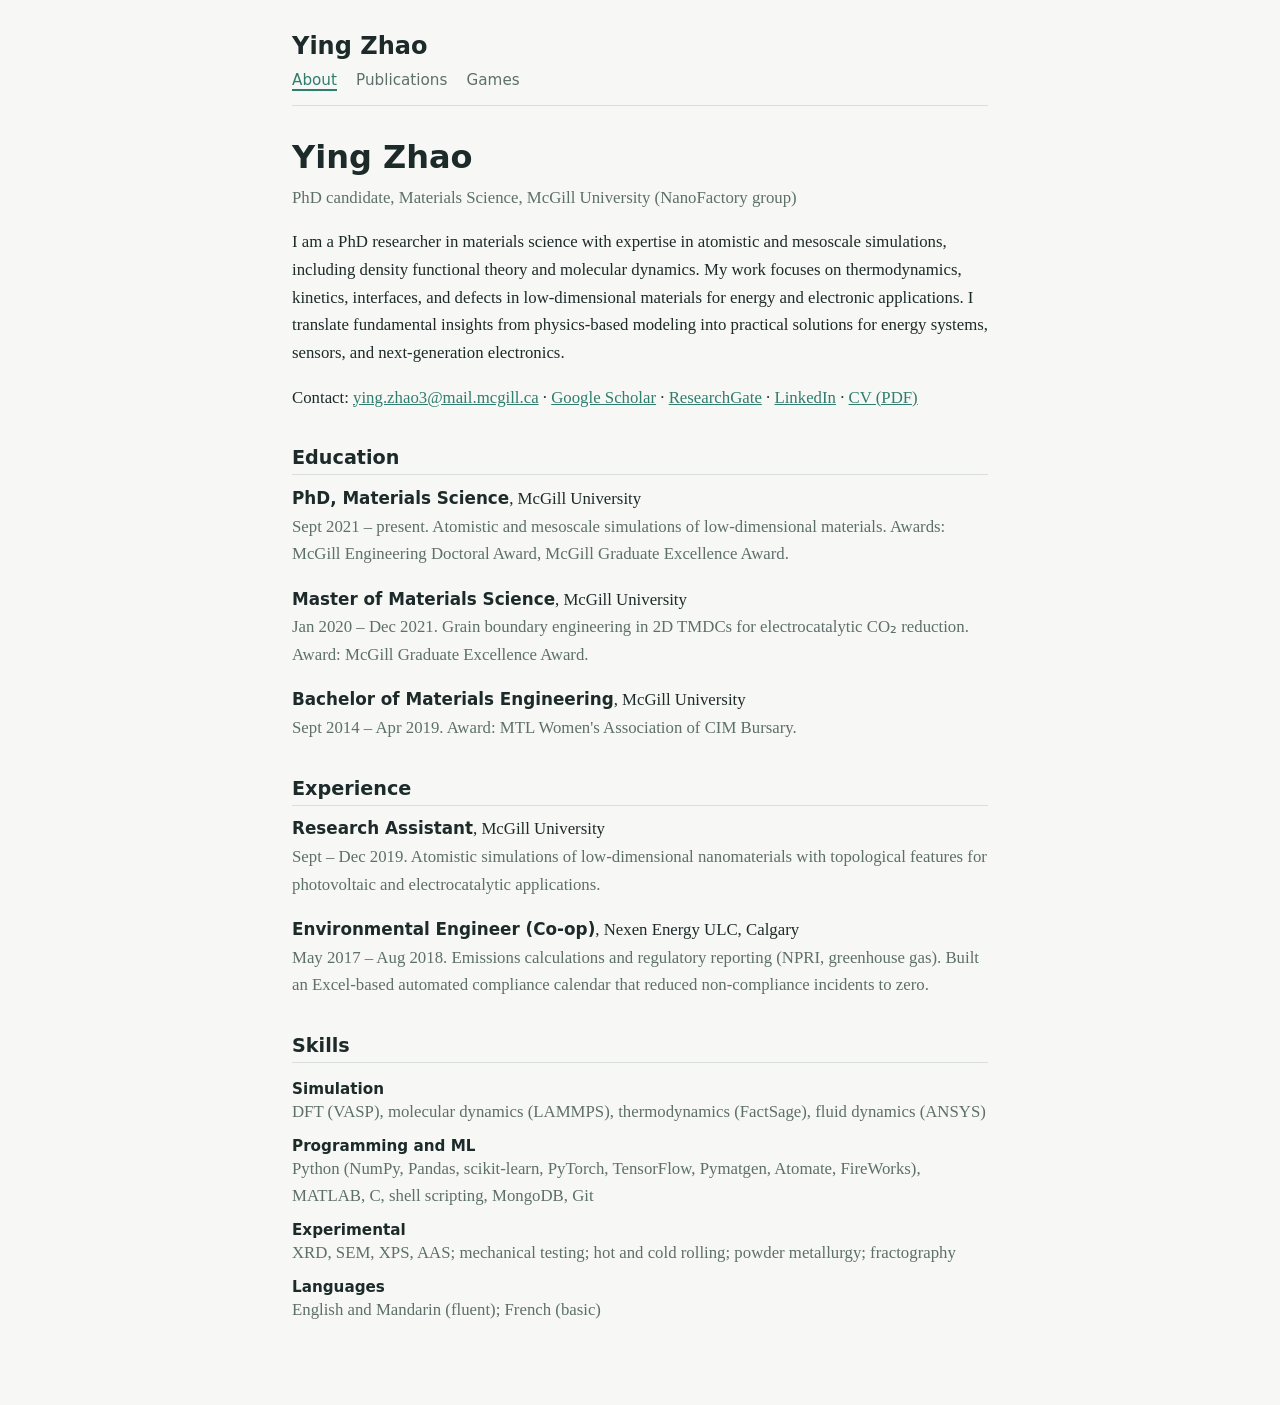
<file: index.html>
<!DOCTYPE html><html lang="en"><head><meta charset="UTF-8"><meta name="viewport" content="width=device-width,initial-scale=1">
<title>About | Ying Zhao</title><meta name="description" content="Ying Zhao, PhD researcher in materials science at McGill University."><link rel="stylesheet" href="style.css"></head>
<body><div class="wrap"><header><a class="name" href="index.html">Ying Zhao</a>
<nav><a href="index.html" aria-current=page>About</a><a href="publications.html">Publications</a><a href="games/index.html">Games</a></nav></header>
<main><h1>Ying Zhao</h1><p class="sub">PhD candidate, Materials Science, McGill University (NanoFactory group)</p>
<p>I am a PhD researcher in materials science with expertise in atomistic and mesoscale simulations, including density functional theory and molecular dynamics. My work focuses on thermodynamics, kinetics, interfaces, and defects in low-dimensional materials for energy and electronic applications. I translate fundamental insights from physics-based modeling into practical solutions for energy systems, sensors, and next-generation electronics.</p>
<p>Contact: <a href="mailto:ying.zhao3@mail.mcgill.ca">ying.zhao3@mail.mcgill.ca</a> · <a href="#">Google Scholar</a> · <a href="#">ResearchGate</a> · <a href="#">LinkedIn</a> · <a href="CV.pdf">CV (PDF)</a></p>
<h2>Education</h2>
<div class="item"><b>PhD, Materials Science</b>, McGill University<br><span class="sub">Sept 2021 – present. Atomistic and mesoscale simulations of low-dimensional materials. Awards: McGill Engineering Doctoral Award, McGill Graduate Excellence Award.</span></div>
<div class="item"><b>Master of Materials Science</b>, McGill University<br><span class="sub">Jan 2020 – Dec 2021. Grain boundary engineering in 2D TMDCs for electrocatalytic CO₂ reduction. Award: McGill Graduate Excellence Award.</span></div>
<div class="item"><b>Bachelor of Materials Engineering</b>, McGill University<br><span class="sub">Sept 2014 – Apr 2019. Award: MTL Women's Association of CIM Bursary.</span></div>
<h2>Experience</h2>
<div class="item"><b>Research Assistant</b>, McGill University<br><span class="sub">Sept – Dec 2019. Atomistic simulations of low-dimensional nanomaterials with topological features for photovoltaic and electrocatalytic applications.</span></div>
<div class="item"><b>Environmental Engineer (Co-op)</b>, Nexen Energy ULC, Calgary<br><span class="sub">May 2017 – Aug 2018. Emissions calculations and regulatory reporting (NPRI, greenhouse gas). Built an Excel-based automated compliance calendar that reduced non-compliance incidents to zero.</span></div>
<h2>Skills</h2><dl class="skills">
<dt>Simulation</dt><dd>DFT (VASP), molecular dynamics (LAMMPS), thermodynamics (FactSage), fluid dynamics (ANSYS)</dd>
<dt>Programming and ML</dt><dd>Python (NumPy, Pandas, scikit-learn, PyTorch, TensorFlow, Pymatgen, Atomate, FireWorks), MATLAB, C, shell scripting, MongoDB, Git</dd>
<dt>Experimental</dt><dd>XRD, SEM, XPS, AAS; mechanical testing; hot and cold rolling; powder metallurgy; fractography</dd>
<dt>Languages</dt><dd>English and Mandarin (fluent); French (basic)</dd></dl></main></div></body></html>
</file>
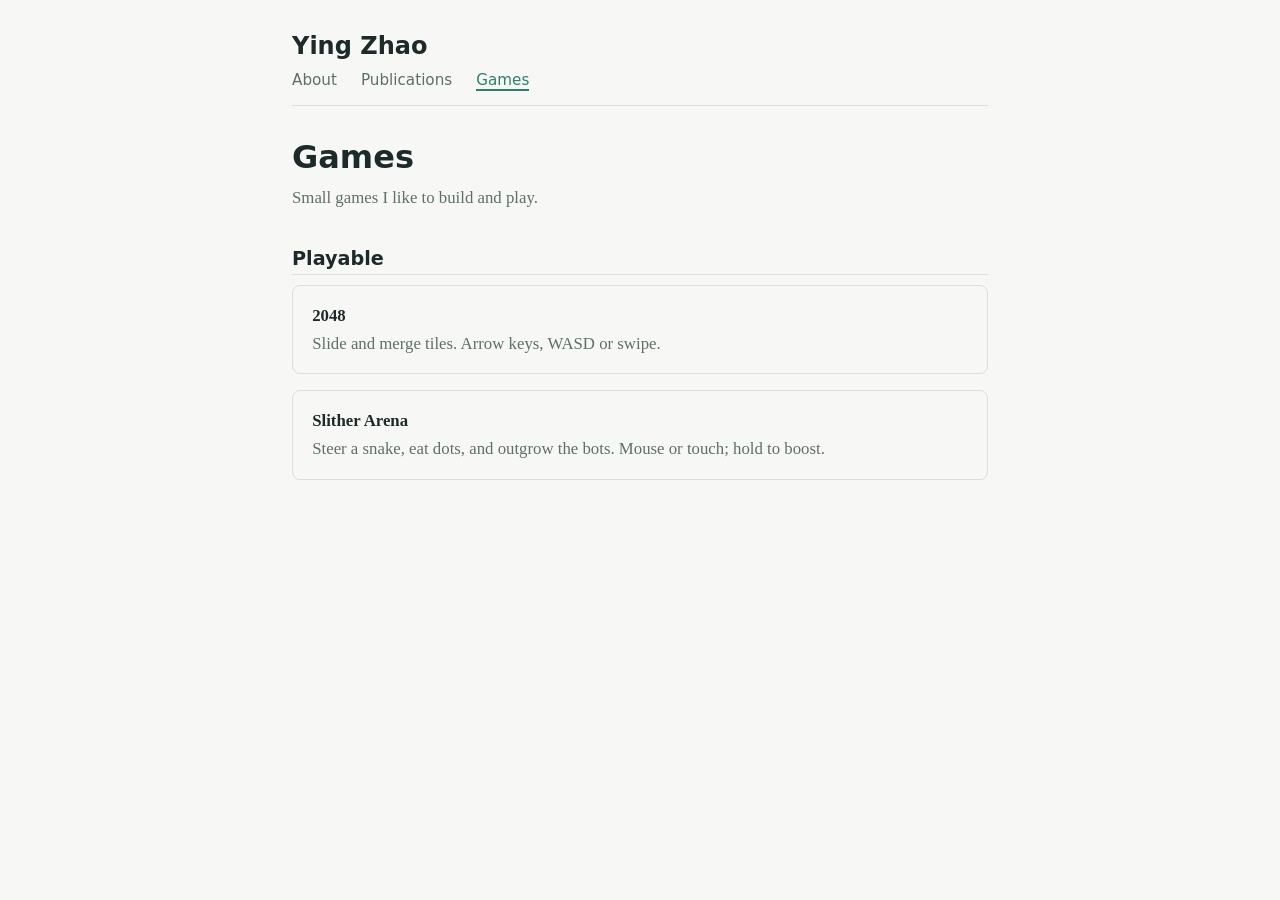
<file: games/index.html>
<!DOCTYPE html>
<html lang="en">
<head>
<meta charset="UTF-8">
<meta name="viewport" content="width=device-width,initial-scale=1">
<title>Games | Ying Zhao</title>
<meta name="description" content="Ying Zhao, PhD researcher in materials science at McGill University.">
<link rel="stylesheet" href="../style.css">
</head>
<body>
<div class="wrap">
<header>
  <a class="name" href="../index.html">Ying Zhao</a>
  <nav>
    <a href="../index.html">About</a>
    <a href="../publications.html">Publications</a>
    <a href="../games/index.html" aria-current="page">Games</a>
  </nav>
</header>
<main>
  <h1>Games</h1>
  <p class="sub">Small games I like to build and play.</p>
  <h2>Playable</h2>
  <a class="card" href="2048.html"><b>2048</b><br><span class="sub">Slide and merge tiles. Arrow keys, WASD or swipe.</span></a>
  <a class="card" href="slither.html"><b>Slither Arena</b><br><span class="sub">Steer a snake, eat dots, and outgrow the bots. Mouse or touch; hold to boost.</span></a>
</main>
</div>
</body>
</html>
</file>
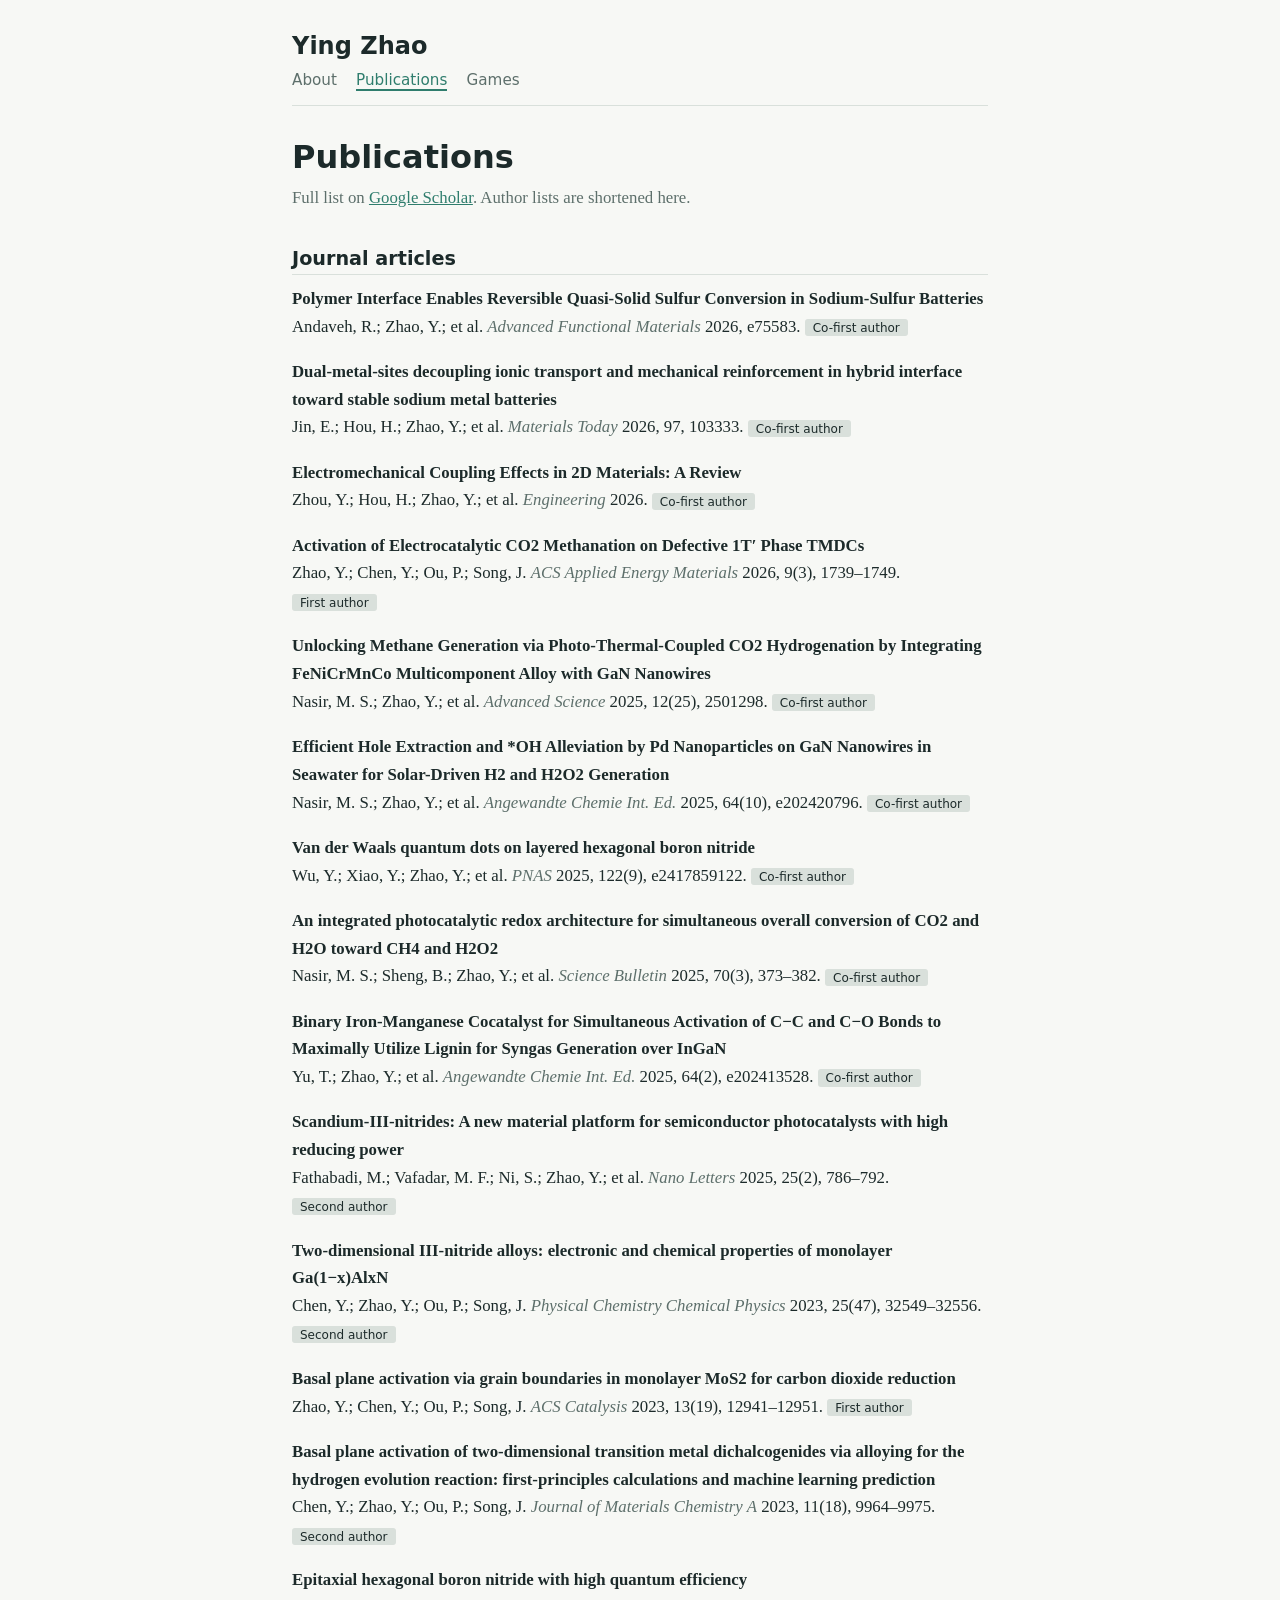
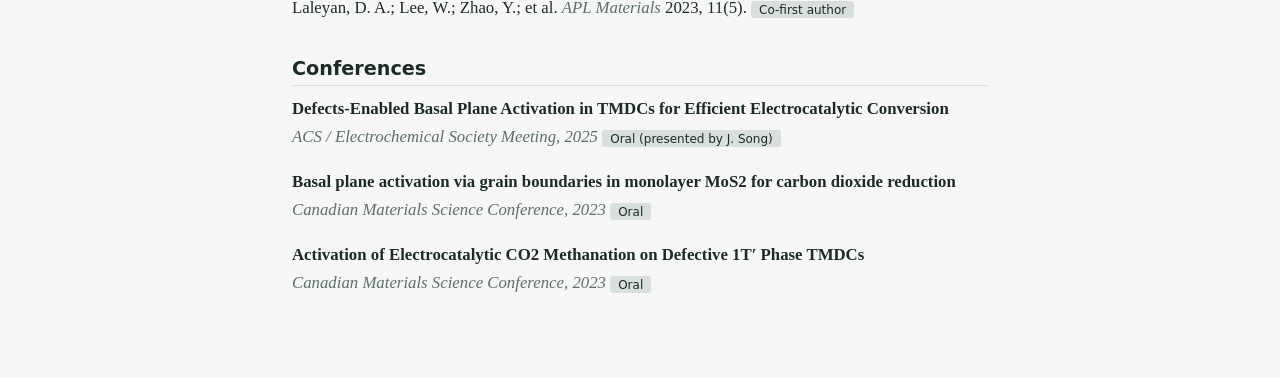
<file: publications.html>
<!DOCTYPE html><html lang="en"><head><meta charset="UTF-8"><meta name="viewport" content="width=device-width,initial-scale=1">
<title>Publications | Ying Zhao</title><meta name="description" content="Ying Zhao, PhD researcher in materials science at McGill University."><link rel="stylesheet" href="style.css"></head>
<body><div class="wrap"><header><a class="name" href="index.html">Ying Zhao</a>
<nav><a href="index.html">About</a><a href="publications.html" aria-current=page>Publications</a><a href="games/index.html">Games</a></nav></header>
<main><h1>Publications</h1><p class="sub">Full list on <a href="#">Google Scholar</a>. Author lists are shortened here.</p><h2>Journal articles</h2><p class="pub"><b>Polymer Interface Enables Reversible Quasi-Solid Sulfur Conversion in Sodium-Sulfur Batteries</b><br>Andaveh, R.; Zhao, Y.; et al. <em>Advanced Functional Materials</em> 2026, e75583. <span class="tag">Co-first author</span></p><p class="pub"><b>Dual-metal-sites decoupling ionic transport and mechanical reinforcement in hybrid interface toward stable sodium metal batteries</b><br>Jin, E.; Hou, H.; Zhao, Y.; et al. <em>Materials Today</em> 2026, 97, 103333. <span class="tag">Co-first author</span></p><p class="pub"><b>Electromechanical Coupling Effects in 2D Materials: A Review</b><br>Zhou, Y.; Hou, H.; Zhao, Y.; et al. <em>Engineering</em> 2026. <span class="tag">Co-first author</span></p><p class="pub"><b>Activation of Electrocatalytic CO2 Methanation on Defective 1T′ Phase TMDCs</b><br>Zhao, Y.; Chen, Y.; Ou, P.; Song, J. <em>ACS Applied Energy Materials</em> 2026, 9(3), 1739–1749. <span class="tag">First author</span></p><p class="pub"><b>Unlocking Methane Generation via Photo-Thermal-Coupled CO2 Hydrogenation by Integrating FeNiCrMnCo Multicomponent Alloy with GaN Nanowires</b><br>Nasir, M. S.; Zhao, Y.; et al. <em>Advanced Science</em> 2025, 12(25), 2501298. <span class="tag">Co-first author</span></p><p class="pub"><b>Efficient Hole Extraction and *OH Alleviation by Pd Nanoparticles on GaN Nanowires in Seawater for Solar-Driven H2 and H2O2 Generation</b><br>Nasir, M. S.; Zhao, Y.; et al. <em>Angewandte Chemie Int. Ed.</em> 2025, 64(10), e202420796. <span class="tag">Co-first author</span></p><p class="pub"><b>Van der Waals quantum dots on layered hexagonal boron nitride</b><br>Wu, Y.; Xiao, Y.; Zhao, Y.; et al. <em>PNAS</em> 2025, 122(9), e2417859122. <span class="tag">Co-first author</span></p><p class="pub"><b>An integrated photocatalytic redox architecture for simultaneous overall conversion of CO2 and H2O toward CH4 and H2O2</b><br>Nasir, M. S.; Sheng, B.; Zhao, Y.; et al. <em>Science Bulletin</em> 2025, 70(3), 373–382. <span class="tag">Co-first author</span></p><p class="pub"><b>Binary Iron-Manganese Cocatalyst for Simultaneous Activation of C−C and C−O Bonds to Maximally Utilize Lignin for Syngas Generation over InGaN</b><br>Yu, T.; Zhao, Y.; et al. <em>Angewandte Chemie Int. Ed.</em> 2025, 64(2), e202413528. <span class="tag">Co-first author</span></p><p class="pub"><b>Scandium-III-nitrides: A new material platform for semiconductor photocatalysts with high reducing power</b><br>Fathabadi, M.; Vafadar, M. F.; Ni, S.; Zhao, Y.; et al. <em>Nano Letters</em> 2025, 25(2), 786–792. <span class="tag">Second author</span></p><p class="pub"><b>Two-dimensional III-nitride alloys: electronic and chemical properties of monolayer Ga(1−x)AlxN</b><br>Chen, Y.; Zhao, Y.; Ou, P.; Song, J. <em>Physical Chemistry Chemical Physics</em> 2023, 25(47), 32549–32556. <span class="tag">Second author</span></p><p class="pub"><b>Basal plane activation via grain boundaries in monolayer MoS2 for carbon dioxide reduction</b><br>Zhao, Y.; Chen, Y.; Ou, P.; Song, J. <em>ACS Catalysis</em> 2023, 13(19), 12941–12951. <span class="tag">First author</span></p><p class="pub"><b>Basal plane activation of two-dimensional transition metal dichalcogenides via alloying for the hydrogen evolution reaction: first-principles calculations and machine learning prediction</b><br>Chen, Y.; Zhao, Y.; Ou, P.; Song, J. <em>Journal of Materials Chemistry A</em> 2023, 11(18), 9964–9975. <span class="tag">Second author</span></p><p class="pub"><b>Epitaxial hexagonal boron nitride with high quantum efficiency</b><br>Laleyan, D. A.; Lee, W.; Zhao, Y.; et al. <em>APL Materials</em> 2023, 11(5). <span class="tag">Co-first author</span></p><h2>Conferences</h2><p class="pub"><b>Defects-Enabled Basal Plane Activation in TMDCs for Efficient Electrocatalytic Conversion</b><br><em>ACS / Electrochemical Society Meeting, 2025</em> <span class="tag">Oral (presented by J. Song)</span></p><p class="pub"><b>Basal plane activation via grain boundaries in monolayer MoS2 for carbon dioxide reduction</b><br><em>Canadian Materials Science Conference, 2023</em> <span class="tag">Oral</span></p><p class="pub"><b>Activation of Electrocatalytic CO2 Methanation on Defective 1T′ Phase TMDCs</b><br><em>Canadian Materials Science Conference, 2023</em> <span class="tag">Oral</span></p></main></div></body></html>
</file>
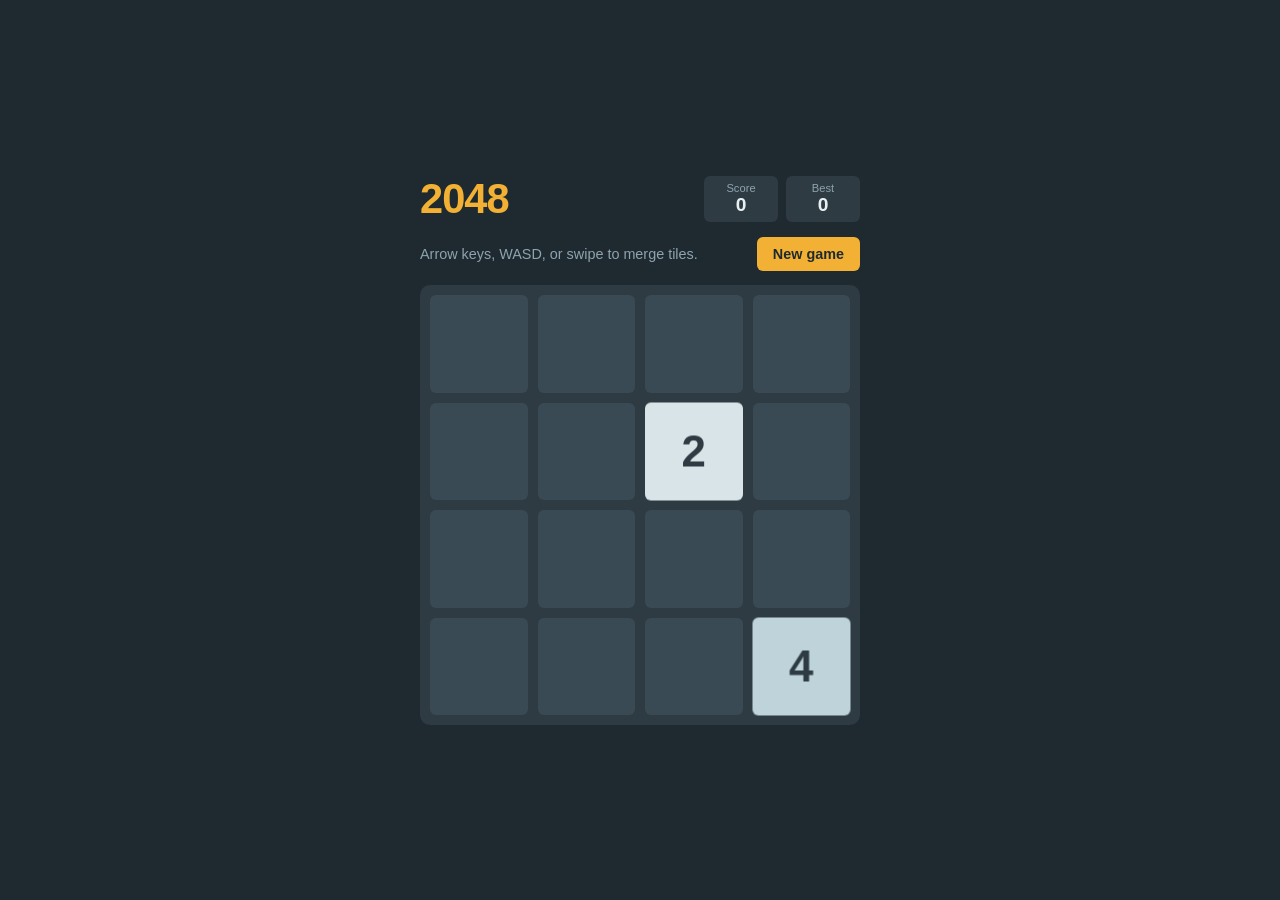
<file: games/2048.html>
<!DOCTYPE html>
<html lang="en">
<head>
<meta charset="UTF-8">
<meta name="viewport" content="width=device-width, initial-scale=1">
<title>2048</title>
<style>
  :root {
    --bg: #1f2a30;
    --board: #2e3b43;
    --cell: #3a4a54;
    --text: #e8eef1;
    --muted: #8fa3ae;
    --accent: #f2b134;
    --gap: 10px;
  }
  * { box-sizing: border-box; }
  body {
    margin: 0; min-height: 100vh; display: flex; align-items: center; justify-content: center;
    background: var(--bg); color: var(--text);
    font-family: "Trebuchet MS", "Segoe UI", sans-serif;
  }
  .game { width: min(92vw, 440px); padding: 16px 0; }
  header { display: flex; justify-content: space-between; align-items: center; margin-bottom: 14px; }
  h1 { margin: 0; font-size: 2.6rem; letter-spacing: -1px; color: var(--accent); }
  .scores { display: flex; gap: 8px; }
  .score { background: var(--board); border-radius: 6px; padding: 6px 14px; text-align: center; min-width: 74px; }
  .score small { display: block; color: var(--muted); font-size: .7rem; }
  .score b { font-size: 1.2rem; }
  .bar { display: flex; justify-content: space-between; align-items: center; margin-bottom: 14px; color: var(--muted); font-size: .9rem; }
  button {
    background: var(--accent); color: #1f2a30; border: 0; border-radius: 6px;
    padding: 9px 16px; font: inherit; font-weight: 700; cursor: pointer;
  }
  button:focus-visible { outline: 3px solid var(--text); outline-offset: 2px; }
  .board {
    position: relative; background: var(--board); border-radius: 10px; padding: var(--gap);
    aspect-ratio: 1; touch-action: none;
    display: grid; grid-template-columns: repeat(4, 1fr); gap: var(--gap);
  }
  .cell { background: var(--cell); border-radius: 6px; }
  .tile {
    position: absolute; border-radius: 6px; display: flex; align-items: center; justify-content: center;
    font-weight: 800; transition: transform .12s ease; will-change: transform;
  }
  .tile.new { animation: pop .18s ease; }
  .tile.merged { animation: bump .18s ease; }
  @keyframes pop { from { scale: .4; opacity: 0; } to { scale: 1; opacity: 1; } }
  @keyframes bump { 50% { scale: 1.15; } }
  .overlay {
    position: absolute; inset: 0; border-radius: 10px; background: rgba(31,42,48,.85);
    display: none; flex-direction: column; align-items: center; justify-content: center; gap: 14px;
    font-size: 1.8rem; font-weight: 800;
  }
  .overlay.show { display: flex; }
  @media (prefers-reduced-motion: reduce) {
    .tile, .tile.new, .tile.merged { transition: none; animation: none; }
  }
</style>
</head>
<body>
<main class="game">
  <header>
    <h1>2048</h1>
    <div class="scores">
      <div class="score"><small>Score</small><b id="score">0</b></div>
      <div class="score"><small>Best</small><b id="best">0</b></div>
    </div>
  </header>
  <div class="bar">
    <span>Arrow keys, WASD, or swipe to merge tiles.</span>
    <button id="restart">New game</button>
  </div>
  <div class="board" id="board" tabindex="0" aria-label="2048 board">
    <div class="overlay" id="overlay"><span id="msg"></span><button id="again">Try again</button></div>
  </div>
</main>

<script>
(() => {
  const N = 4;
  const boardEl = document.getElementById('board');
  const scoreEl = document.getElementById('score');
  const bestEl = document.getElementById('best');
  const overlay = document.getElementById('overlay');
  const msg = document.getElementById('msg');

  // Tile colors by value: [background, text]
  const COLORS = {
    2: ['#d9e4e8', '#2e3b43'], 4: ['#bfd3da', '#2e3b43'], 8: ['#f7c873', '#2e3b43'],
    16: ['#f2a65a', '#fff'], 32: ['#ee8353', '#fff'], 64: ['#e5604a', '#fff'],
    128: ['#7ec8a4', '#1f2a30'], 256: ['#5fb98f', '#1f2a30'], 512: ['#3fa67a', '#fff'],
    1024: ['#4f8fd6', '#fff'], 2048: ['#f2b134', '#1f2a30']
  };

  let grid, score, best = 0, won, over, nextId = 1;
  try { best = +localStorage.getItem('best2048') || 0; } catch (e) {}

  // Draw the empty background cells
  for (let i = 0; i < N * N; i++) {
    const c = document.createElement('div');
    c.className = 'cell';
    boardEl.insertBefore(c, overlay);
  }

  const tileEls = new Map(); // id -> element

  function newGame() {
    grid = Array.from({ length: N }, () => Array(N).fill(null));
    score = 0; won = false; over = false;
    tileEls.forEach(el => el.remove());
    tileEls.clear();
    overlay.classList.remove('show');
    addTile(); addTile();
    render();
  }

  function addTile() {
    const empty = [];
    for (let r = 0; r < N; r++) for (let c = 0; c < N; c++) if (!grid[r][c]) empty.push([r, c]);
    if (!empty.length) return;
    const [r, c] = empty[Math.floor(Math.random() * empty.length)];
    grid[r][c] = { id: nextId++, value: Math.random() < 0.9 ? 2 : 4, isNew: true };
  }

  // Slide one line toward index 0. Returns the new line and points gained.
  function slideLine(line) {
    const tiles = line.filter(Boolean);
    const out = [];
    let gained = 0;
    for (let i = 0; i < tiles.length; i++) {
      const t = tiles[i];
      const nxt = tiles[i + 1];
      if (nxt && nxt.value === t.value) {
        // Keep the first tile's id so it slides, drop the other
        out.push({ id: t.id, value: t.value * 2, merged: true, gone: nxt.id });
        gained += t.value * 2;
        i++;
      } else {
        out.push({ id: t.id, value: t.value });
      }
    }
    while (out.length < N) out.push(null);
    return { out, gained };
  }

  function move(dir) {
    if (over) return;
    let moved = false, gained = 0;
    const removed = [];
    const next = Array.from({ length: N }, () => Array(N).fill(null));

    for (let i = 0; i < N; i++) {
      // Build the line from the board depending on direction
      const coords = [];
      for (let j = 0; j < N; j++) {
        if (dir === 'left') coords.push([i, j]);
        if (dir === 'right') coords.push([i, N - 1 - j]);
        if (dir === 'up') coords.push([j, i]);
        if (dir === 'down') coords.push([N - 1 - j, i]);
      }
      const line = coords.map(([r, c]) => grid[r][c]);
      const { out, gained: g } = slideLine(line);
      gained += g;
      out.forEach((t, j) => {
        const [r, c] = coords[j];
        next[r][c] = t;
        if (t && t.gone) removed.push(t.gone);
        const before = line[j];
        if ((before && before.id) !== (t && t.id) || (t && t.merged)) moved = true;
      });
    }
    if (!moved) return;

    grid = next;
    score += gained;
    if (score > best) {
      best = score;
      try { localStorage.setItem('best2048', best); } catch (e) {}
    }
    // Remove tiles that merged into another (after they slide)
    removed.forEach(id => {
      const el = tileEls.get(id);
      if (el) { tileEls.delete(id); setTimeout(() => el.remove(), 120); }
    });
    addTile();
    render();
    checkEnd();
  }

  function render() {
    const size = boardEl.clientWidth;
    const pad = parseFloat(getComputedStyle(boardEl).paddingLeft);
    const gap = parseFloat(getComputedStyle(boardEl).columnGap);
    const cell = (size - pad * 2 - gap * (N - 1)) / N;

    for (let r = 0; r < N; r++) {
      for (let c = 0; c < N; c++) {
        const t = grid[r][c];
        if (!t) continue;
        let el = tileEls.get(t.id);
        if (!el) {
          el = document.createElement('div');
          el.className = 'tile';
          boardEl.appendChild(el);
          tileEls.set(t.id, el);
        }
        el.style.width = el.style.height = cell + 'px';
        el.style.left = el.style.top = '0px';
        el.style.transform = `translate(${pad + c * (cell + gap)}px, ${pad + r * (cell + gap)}px)`;
        const [bg, fg] = COLORS[t.value] || ['#1f2a30', '#f2b134'];
        el.style.background = bg;
        el.style.color = fg;
        el.style.fontSize = (t.value >= 1024 ? cell * 0.3 : t.value >= 128 ? cell * 0.36 : cell * 0.45) + 'px';
        el.textContent = t.value;
        el.classList.remove('new', 'merged');
        if (t.isNew) { el.classList.add('new'); t.isNew = false; }
        if (t.merged) { void el.offsetWidth; el.classList.add('merged'); t.merged = false; }
      }
    }
    scoreEl.textContent = score;
    bestEl.textContent = best;
  }

  function canMove() {
    for (let r = 0; r < N; r++) for (let c = 0; c < N; c++) {
      const t = grid[r][c];
      if (!t) return true;
      if (c < N - 1 && grid[r][c + 1] && grid[r][c + 1].value === t.value) return true;
      if (r < N - 1 && grid[r + 1][c] && grid[r + 1][c].value === t.value) return true;
    }
    return false;
  }

  function checkEnd() {
    const has2048 = grid.flat().some(t => t && t.value >= 2048);
    if (has2048 && !won) {
      won = true;
      msg.textContent = 'You made 2048!';
      overlay.classList.add('show');
      document.getElementById('again').textContent = 'Keep going';
      document.getElementById('again').onclick = () => overlay.classList.remove('show');
    } else if (!canMove()) {
      over = true;
      msg.textContent = 'No moves left';
      document.getElementById('again').textContent = 'Try again';
      document.getElementById('again').onclick = newGame;
      overlay.classList.add('show');
    }
  }

  // Keyboard
  const KEYS = {
    ArrowLeft: 'left', ArrowRight: 'right', ArrowUp: 'up', ArrowDown: 'down',
    a: 'left', d: 'right', w: 'up', s: 'down'
  };
  window.addEventListener('keydown', e => {
    const dir = KEYS[e.key];
    if (dir) { e.preventDefault(); move(dir); }
  });

  // Touch swipe
  let sx, sy;
  boardEl.addEventListener('touchstart', e => { sx = e.touches[0].clientX; sy = e.touches[0].clientY; }, { passive: true });
  boardEl.addEventListener('touchend', e => {
    const dx = e.changedTouches[0].clientX - sx;
    const dy = e.changedTouches[0].clientY - sy;
    if (Math.max(Math.abs(dx), Math.abs(dy)) < 24) return;
    move(Math.abs(dx) > Math.abs(dy) ? (dx > 0 ? 'right' : 'left') : (dy > 0 ? 'down' : 'up'));
  }, { passive: true });

  document.getElementById('restart').onclick = newGame;
  window.addEventListener('resize', render);

  newGame();
})();
</script>
</body>
</html>
</file>
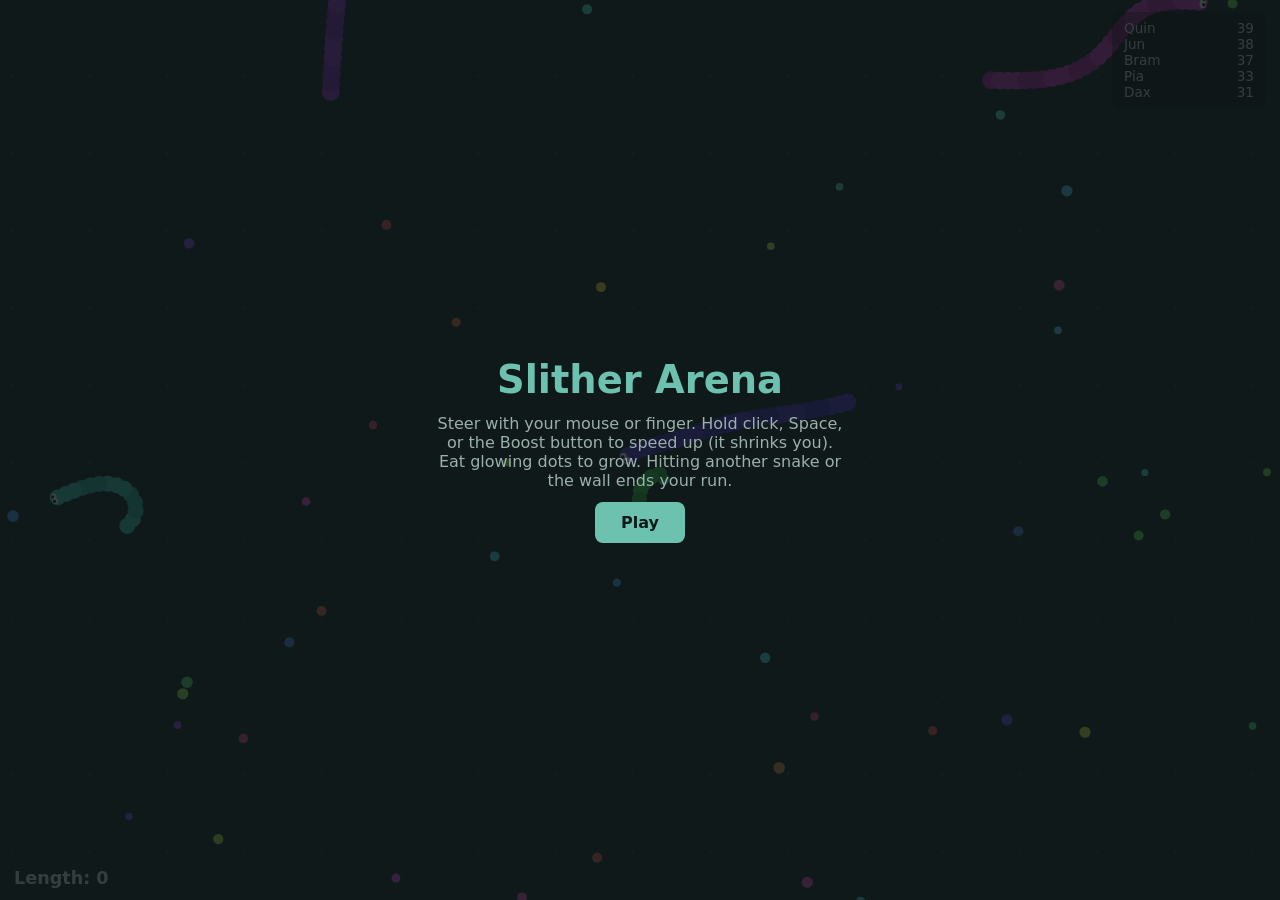
<file: games/slither.html>
<!DOCTYPE html>
<html lang="en">
<head>
<meta charset="UTF-8">
<meta name="viewport" content="width=device-width, initial-scale=1, user-scalable=no">
<title>Slither Arena</title>
<style>
  :root{--bg:#0f1819;--ink:#e6eeea;--muted:#9bb0aa;--accent:#6cc2ae}
  html,body{margin:0;height:100%;overflow:hidden;background:var(--bg);color:var(--ink);font-family:system-ui,sans-serif}
  canvas{display:block;width:100vw;height:100vh;touch-action:none;cursor:crosshair}
  #hud{position:fixed;left:14px;bottom:12px;font-weight:700;font-size:1.1rem;pointer-events:none}
  #lb{position:fixed;right:14px;top:12px;font-size:.85rem;min-width:130px;pointer-events:none;background:rgba(0,0,0,.35);padding:8px 12px;border-radius:8px}
  #lb div{display:flex;justify-content:space-between;gap:12px}
  #lb .me{color:var(--accent);font-weight:700}
  #ov{position:fixed;inset:0;display:flex;flex-direction:column;align-items:center;justify-content:center;gap:12px;background:rgba(15,24,25,.82);text-align:center;padding:20px}
  #ov.hide{display:none}
  h1{margin:0;font-size:2.4rem;color:var(--accent)}
  p{margin:0;color:var(--muted);max-width:26rem}
  button{background:var(--accent);color:#0f1819;border:0;border-radius:8px;padding:11px 26px;font:700 1rem system-ui,sans-serif;cursor:pointer}
  button:focus-visible{outline:3px solid var(--ink);outline-offset:2px}
  #bb{position:fixed;right:18px;bottom:22px;width:76px;height:76px;border-radius:50%;display:none;opacity:.85;font-size:.9rem;padding:0}
  @media (pointer:coarse){#bb{display:block}}
</style>
</head>
<body>
<canvas id="c"></canvas>
<div id="hud">Length: <span id="len">0</span></div>
<div id="lb"></div>
<button id="bb">Boost</button>
<div id="ov"><h1 id="t">Slither Arena</h1><p id="m">Steer with your mouse or finger. Hold click, Space, or the Boost button to speed up (it shrinks you). Eat glowing dots to grow. Hitting another snake or the wall ends your run.</p><button id="go">Play</button></div>

<script>
(() => {
  const cv = document.getElementById('c'), ctx = cv.getContext('2d');
  const R = 2200, SP = 9, NB = 18, NF = 520;
  const NAMES = ['Ash','Bram','Cleo','Dax','Eli','Faye','Gus','Hana','Ivo','Jun','Kai','Lex','Mia','Noor','Oz','Pia','Quin','Rex'];
  const rnd = (a, b) => a + Math.random() * (b - a);
  const wrap = d => { while (d > Math.PI) d -= 2 * Math.PI; while (d < -Math.PI) d += 2 * Math.PI; return d; };
  const rad = s => 6 + Math.sqrt(s.segs.length) * 0.6;
  let W, H, dpr, snakes = [], food = [], me = null, state = 'menu', aim = 0, boost = false, last = 0, lbT = 0, best = 0;
  const cam = { x: 0, y: 0, z: 1 };
  try { best = +localStorage.getItem('slitherBest') || 0; } catch (e) {}

  function resize() { dpr = devicePixelRatio || 1; W = innerWidth; H = innerHeight; cv.width = W * dpr; cv.height = H * dpr; }
  addEventListener('resize', resize); resize();

  function mkSnake(x, y, ai, hue, name, n) {
    const a = rnd(0, 6.28), s = { a, segs: [], grow: 0, hue, ai, name, boost: false, acc: 0, t: rnd(0, .2), ta: a, goal: null, avoid: 0, dir: 1, imm: 0 };
    for (let i = 0; i < n; i++) s.segs.push({ x: x - Math.cos(a) * i * SP, y: y - Math.sin(a) * i * SP });
    return s;
  }
  function mkBot(i) {
    let x, y, tries = 0;
    do { const a = rnd(0, 6.28), d = R * Math.sqrt(Math.random()) * .85; x = Math.cos(a) * d; y = Math.sin(a) * d; tries++; }
    while (tries < 10 && me && !me.dead && Math.hypot(x - me.segs[0].x, y - me.segs[0].y) < 700);
    return mkSnake(x, y, true, rnd(0, 360), NAMES[i % NAMES.length], Math.floor(rnd(10, 40)));
  }
  function spawnFood() {
    const a = rnd(0, 6.28), d = R * Math.sqrt(Math.random()) * .97, v = rnd(1, 2.5);
    food.push({ x: Math.cos(a) * d, y: Math.sin(a) * d, h: rnd(0, 360), v, r: 2 + v * 1.6 });
  }

  function start() {
    snakes = []; food = [];
    me = mkSnake(rnd(-300, 300), rnd(-300, 300), false, 165, 'You', 10); me.imm = 1.5;
    snakes.push(me);
    for (let i = 0; i < NB; i++) snakes.push(mkBot(i));
    while (food.length < NF) spawnFood();
    state = 'play';
    document.getElementById('ov').classList.add('hide');
  }

  function think(s, dt) {
    s.t -= dt;
    const h = s.segs[0];
    if (s.t <= 0) {
      s.t = .2;
      let best = 300 * 300, g = null;
      for (const f of food) { const d = (f.x - h.x) ** 2 + (f.y - h.y) ** 2; if (d < best) { best = d; g = f; } }
      if (g) s.goal = Math.atan2(g.y - h.y, g.x - h.x);
      else if (s.goal == null || Math.random() < .15) s.goal = s.a + rnd(-1.5, 1.5);
      s.avoid = 0;
      const rs = rad(s);
      for (const o of snakes) {
        if (o === s) continue;
        const ro = rad(o);
        for (let i = 0; i < o.segs.length; i += 2) {
          const p = o.segs[i];
          for (const L of [40, 90]) {
            const px = h.x + Math.cos(s.a) * L, py = h.y + Math.sin(s.a) * L;
            if ((p.x - px) ** 2 + (p.y - py) ** 2 < (rs + ro + 10) ** 2) {
              s.avoid = 1;
              s.dir = (Math.cos(s.a) * (p.y - h.y) - Math.sin(s.a) * (p.x - h.x)) > 0 ? -1 : 1;
            }
          }
        }
      }
    }
    s.ta = s.avoid ? s.a + s.dir * 1.4 : s.goal;
    s.boost = !!s.avoid && s.segs.length > 15;
    if (Math.hypot(h.x, h.y) > R - 300) { s.ta = Math.atan2(-h.y, -h.x); s.boost = false; }
  }

  function kill(s) {
    s.dead = true;
    for (let i = 0; i < s.segs.length; i += 2) {
      const p = s.segs[i];
      food.push({ x: p.x + rnd(-6, 6), y: p.y + rnd(-6, 6), h: s.hue, v: 3, r: 6.8 });
    }
    snakes.splice(snakes.indexOf(s), 1);
    if (s === me) {
      state = 'over';
      const len = s.segs.length;
      if (len > best) { best = len; try { localStorage.setItem('slitherBest', best); } catch (e) {} }
      document.getElementById('t').textContent = 'You were eaten';
      document.getElementById('m').textContent = `Final length: ${len}. Best: ${best}.`;
      document.getElementById('go').textContent = 'Play again';
      document.getElementById('ov').classList.remove('hide');
    } else snakes.push(mkBot(Math.floor(rnd(0, 18))));
  }

  function step(dt) {
    for (const s of snakes) {
      if (s.ai) think(s, dt); else { s.ta = aim; s.boost = boost; }
      s.imm = Math.max(0, s.imm - dt);
      s.a += Math.max(-4 * dt, Math.min(4 * dt, wrap(s.ta - s.a)));
      const cb = s.boost && s.segs.length > 10, sp = cb ? 280 : 150, g = s.segs;
      g[0].x += Math.cos(s.a) * sp * dt; g[0].y += Math.sin(s.a) * sp * dt;
      for (let i = 1; i < g.length; i++) {
        const dx = g[i - 1].x - g[i].x, dy = g[i - 1].y - g[i].y, d = Math.hypot(dx, dy);
        if (d > SP) { g[i].x += dx / d * (d - SP); g[i].y += dy / d * (d - SP); }
      }
      if (cb) {
        s.acc += dt;
        if (s.acc > .1) { s.acc = 0; const t = g.pop(); food.push({ x: t.x, y: t.y, h: s.hue, v: 1, r: 3.6 }); }
      }
      const r = rad(s), h = g[0];
      for (let i = food.length - 1; i >= 0; i--) {
        const f = food[i];
        if ((f.x - h.x) ** 2 + (f.y - h.y) ** 2 < (r + f.r + 6) ** 2) { s.grow += f.v * .35; food[i] = food[food.length - 1]; food.pop(); }
      }
      while (s.grow >= 1) { const t = g[g.length - 1]; g.push({ x: t.x, y: t.y }); s.grow--; }
    }
    const dead = [];
    for (const s of snakes) {
      const hd = s.segs[0], rs = rad(s);
      if (Math.hypot(hd.x, hd.y) > R - rs) { dead.push(s); continue; }
      if (s.imm > 0) continue;
      outer: for (const o of snakes) {
        if (o === s) continue;
        const oh = o.segs[0];
        if (Math.hypot(oh.x - hd.x, oh.y - hd.y) > o.segs.length * SP + 60) continue;
        const ro = rad(o), lim = ((rs + ro) * .8) ** 2;
        for (const p of o.segs) if ((p.x - hd.x) ** 2 + (p.y - hd.y) ** 2 < lim) { dead.push(s); break outer; }
      }
    }
    for (const s of dead) if (!s.dead) kill(s);
    for (let i = 0; i < 3 && food.length < NF; i++) spawnFood();
  }

  function draw() {
    ctx.setTransform(dpr, 0, 0, dpr, 0, 0);
    ctx.fillStyle = '#0f1819'; ctx.fillRect(0, 0, W, H);
    ctx.translate(W / 2, H / 2); ctx.scale(cam.z, cam.z); ctx.translate(-cam.x, -cam.y);
    ctx.beginPath(); ctx.arc(0, 0, R, 0, 7); ctx.fillStyle = '#172120'; ctx.fill();
    const vw = W / 2 / cam.z + 40, vh = H / 2 / cam.z + 40;
    ctx.fillStyle = '#243533';
    for (let x = Math.floor((cam.x - vw) / 80) * 80; x < cam.x + vw; x += 80)
      for (let y = Math.floor((cam.y - vh) / 80) * 80; y < cam.y + vh; y += 80)
        if (x * x + y * y < R * R) ctx.fillRect(x - 1.5, y - 1.5, 3, 3);
    ctx.beginPath(); ctx.arc(0, 0, R, 0, 7); ctx.lineWidth = 14; ctx.strokeStyle = '#c2564a'; ctx.stroke();
    for (const f of food) {
      if (Math.abs(f.x - cam.x) > vw || Math.abs(f.y - cam.y) > vh) continue;
      ctx.beginPath(); ctx.arc(f.x, f.y, f.r, 0, 7); ctx.fillStyle = `hsl(${f.h},85%,62%)`; ctx.fill();
    }
    for (const s of snakes) {
      const r = rad(s), g = s.segs;
      if (s.imm > 0 && Math.floor(s.imm * 8) % 2) ctx.globalAlpha = .5;
      for (let i = g.length - 1; i >= 0; i--) {
        const p = g[i];
        if (Math.abs(p.x - cam.x) > vw + r || Math.abs(p.y - cam.y) > vh + r) continue;
        ctx.beginPath(); ctx.arc(p.x, p.y, r, 0, 7);
        ctx.fillStyle = `hsl(${s.hue},65%,${i % 6 < 3 ? 52 : 44}%)`; ctx.fill();
      }
      const h = g[0];
      for (const sg of [-1, 1]) {
        const ex = h.x + Math.cos(s.a + sg * .6) * r * .55, ey = h.y + Math.sin(s.a + sg * .6) * r * .55;
        ctx.beginPath(); ctx.arc(ex, ey, r * .38, 0, 7); ctx.fillStyle = '#fff'; ctx.fill();
        ctx.beginPath(); ctx.arc(ex + Math.cos(s.a) * r * .12, ey + Math.sin(s.a) * r * .12, r * .2, 0, 7); ctx.fillStyle = '#111'; ctx.fill();
      }
      ctx.globalAlpha = 1;
    }
  }

  function hud() {
    if (me && !me.dead) document.getElementById('len').textContent = me.segs.length;
    const top = [...snakes].sort((a, b) => b.segs.length - a.segs.length).slice(0, 5);
    document.getElementById('lb').innerHTML = top.map(s => `<div class="${s === me ? 'me' : ''}"><span>${s.name}</span><span>${s.segs.length}</span></div>`).join('');
  }

  function loop(t) {
    const dt = Math.min(.05, (t - last) / 1000 || 0); last = t;
    if (!snakes.length) { for (let i = 0; i < NB; i++) snakes.push(mkBot(i)); while (food.length < NF) spawnFood(); }
    step(dt);
    const f = (me && !me.dead) ? me : (state === 'menu' ? snakes[0] : null);
    if (f) {
      const h = f.segs[0], k = Math.min(1, dt * 8);
      cam.x += (h.x - cam.x) * k; cam.y += (h.y - cam.y) * k;
      cam.z += (Math.max(.5, 1 - f.segs.length * .0012) - cam.z) * Math.min(1, dt * 2);
    }
    draw();
    lbT -= dt; if (lbT <= 0) { lbT = .25; hud(); }
    requestAnimationFrame(loop);
  }

  const point = (x, y) => { aim = Math.atan2(y - H / 2, x - W / 2); };
  addEventListener('mousemove', e => point(e.clientX, e.clientY));
  cv.addEventListener('mousedown', () => boost = true);
  addEventListener('mouseup', () => boost = false);
  cv.addEventListener('touchstart', e => point(e.touches[0].clientX, e.touches[0].clientY), { passive: true });
  cv.addEventListener('touchmove', e => point(e.touches[0].clientX, e.touches[0].clientY), { passive: true });
  const bb = document.getElementById('bb');
  bb.addEventListener('touchstart', e => { e.preventDefault(); boost = true; });
  bb.addEventListener('touchend', () => boost = false);
  addEventListener('keydown', e => { if (e.code === 'Space') { e.preventDefault(); boost = true; } });
  addEventListener('keyup', e => { if (e.code === 'Space') boost = false; });
  document.getElementById('go').onclick = start;

  requestAnimationFrame(loop);
})();
</script>
</body>
</html>
</file>
<file: style.css>
:root{--bg:#f7f8f5;--ink:#1c2a2a;--muted:#5d6f6b;--accent:#2f7d6d;--line:#d9e0db}
@media (prefers-color-scheme:dark){:root{--bg:#172120;--ink:#e6eeea;--muted:#9bb0aa;--accent:#6cc2ae;--line:#2c3c3a}}
*{box-sizing:border-box}
body{margin:0;background:var(--bg);color:var(--ink);font:1.05rem/1.65 Charter,Georgia,serif}
.wrap{max-width:46rem;margin:0 auto;padding:0 1.25rem 4rem}
header{padding:2rem 0 1rem;border-bottom:1px solid var(--line);margin-bottom:2rem}
header a.name{font:700 1.5rem system-ui,sans-serif;color:var(--ink);text-decoration:none}
nav{margin-top:.5rem;font:.95rem system-ui,sans-serif}
nav a{margin-right:1.2rem;color:var(--muted);text-decoration:none}
nav a:hover,nav a[aria-current]{color:var(--accent);border-bottom:2px solid var(--accent)}
a{color:var(--accent)}
h1{font:700 2rem system-ui,sans-serif;margin:0 0 .5rem}
h2{font:700 1.2rem system-ui,sans-serif;margin:2.2rem 0 .6rem;padding-bottom:.3rem;border-bottom:1px solid var(--line)}
.sub{color:var(--muted);margin:0}
.item{margin:0 0 1.1rem}.item b{font-family:system-ui,sans-serif}
.pub{margin:0 0 1.1rem}.pub em{color:var(--muted)}
.tag{font:.75rem system-ui,sans-serif;background:var(--line);padding:.1rem .5rem;border-radius:3px;white-space:nowrap}
ul{padding-left:1.2rem;margin:.3rem 0}
.skills dt{font:700 .95rem system-ui,sans-serif;margin-top:.7rem}.skills dd{margin:0;color:var(--muted)}
.card{display:block;border:1px solid var(--line);border-radius:8px;padding:1rem 1.2rem;text-decoration:none;color:var(--ink);margin-bottom:1rem}
.card:hover{border-color:var(--accent)}
:focus-visible{outline:3px solid var(--accent);outline-offset:2px}
</file>
